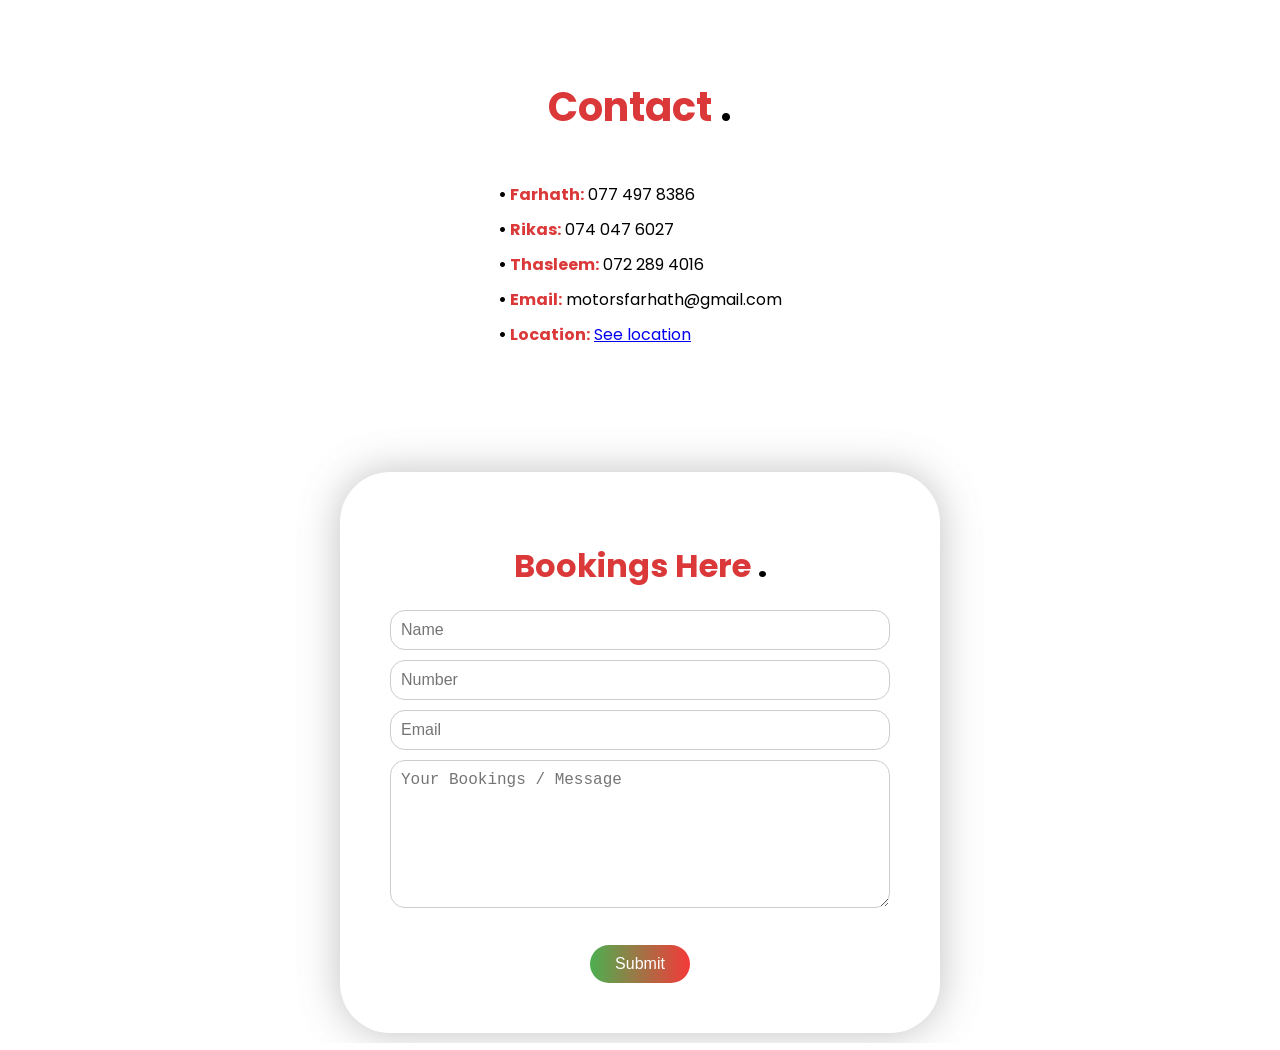
<file: Google Sheet.html>
<!DOCTYPE html>
<html>
<head>
	<link rel="stylesheet" href="Google Sheet.css">
	<link rel="shortcut icon" href="assets/logo2.png" type="image/x-icon">
	<title>Farhath Motors | Contact </title>
</head>
<body>
	<div class="contact-details">
		<h1 style="color:  #db3939">Contact <span style="color: rgb(0, 0, 0);">.</span></h1>
		<ul>
			<p>
			  <b style="color:  #db3939"><span style="color: black;"> • </span>Farhath:</b> 077 497 8386
			</p>
		  </ul>
		  <ul>
			<p>
			  <b style="color:  #db3939"><span style="color: black;"> • </span>Rikas:</b> 074 047 6027
			</p>
		  </ul>
		  <ul>
			<p>
			  <b style="color:  #db3939"><span style="color: black;"> • </span>Thasleem:</b> 072 289 4016
			</p>
		  </ul>
		  <ul>
			<p>
			  <b style="color:  #db3939"><span style="color: black;"> • </span>Email:</b> motorsfarhath@gmail.com
			</p>
		  </ul>
		  <ul>
			<p>
			  <b style="color:  #db3939"><span style="color: black;"> • </span>Location:</b> <a href="#">See location</a>
			</p>
		  </ul>
	</div>
	<div class="container">
		<form action="https://api.web3forms.com/submit" method="POST">
			<h4>Bookings Here <span style="color: black;">.</span></h4>
			<input type="hidden" name="access_key" value="6cb31afe-de9a-4e29-a34d-1a37149a6101">
			<input type="text" name="your-name" placeholder="Name">
			<input type="text" name="your-number" placeholder="Number">
			<input type="email" name="your-email" placeholder="Email">
			<textarea name="message" rows="7" placeholder="Your Bookings / Message"></textarea>
			<input type="submit" value="Submit" id="submit">
			<span id="msg"></span>
		</form>
	</div>



	<script src="Google Sheet.js"></script>
</body>
</html>
</file>
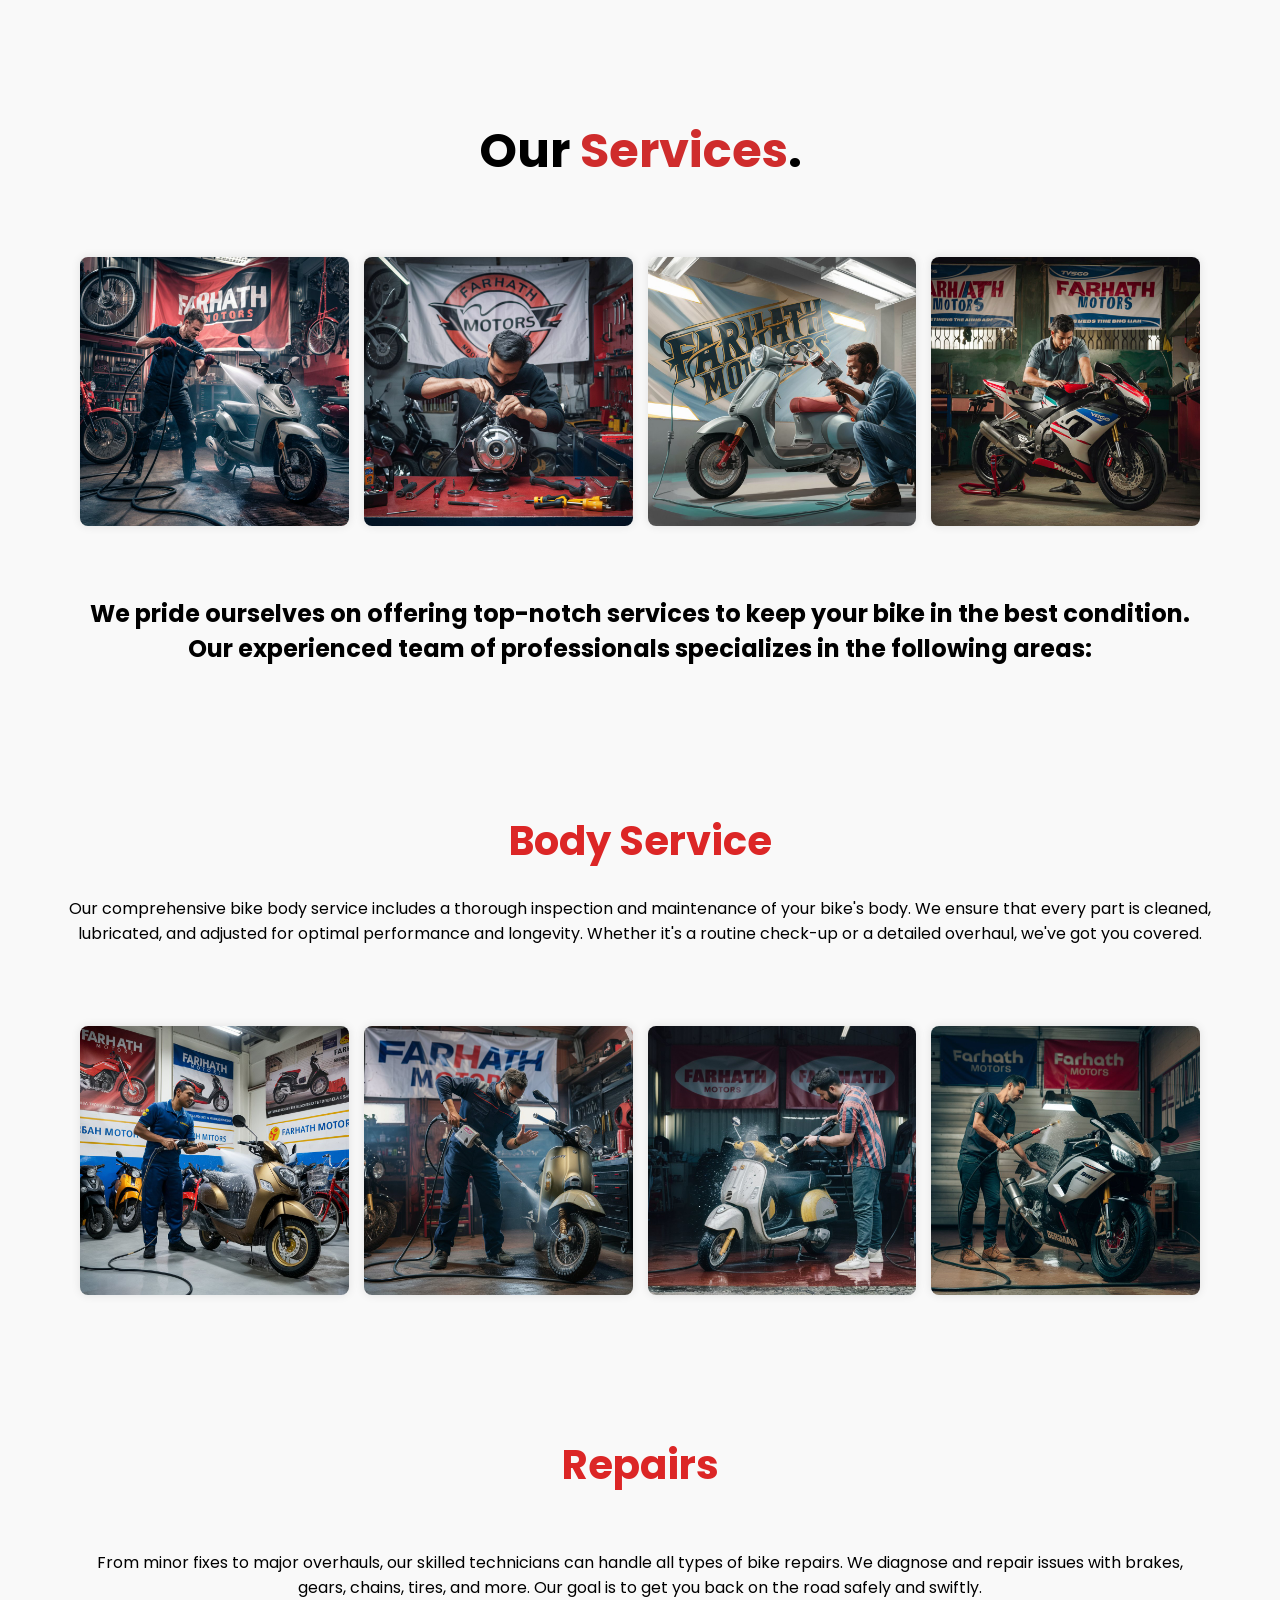
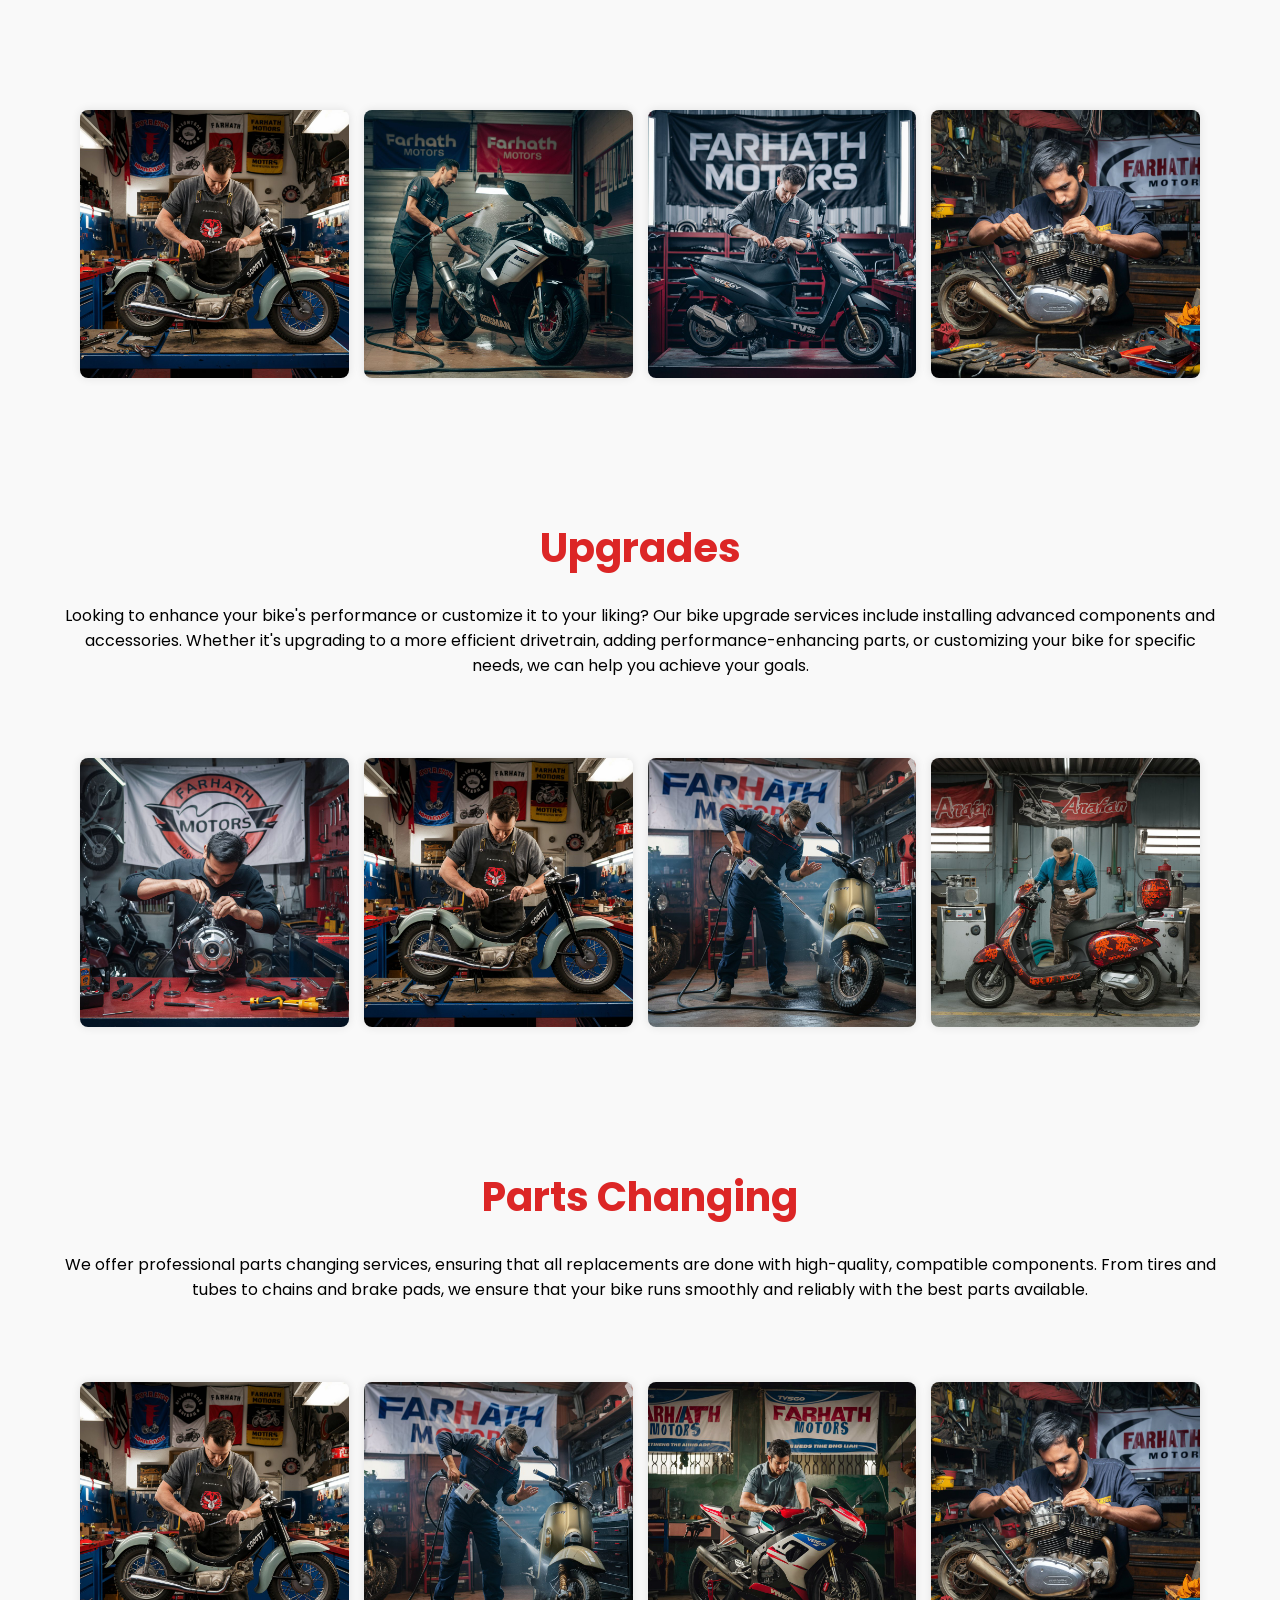
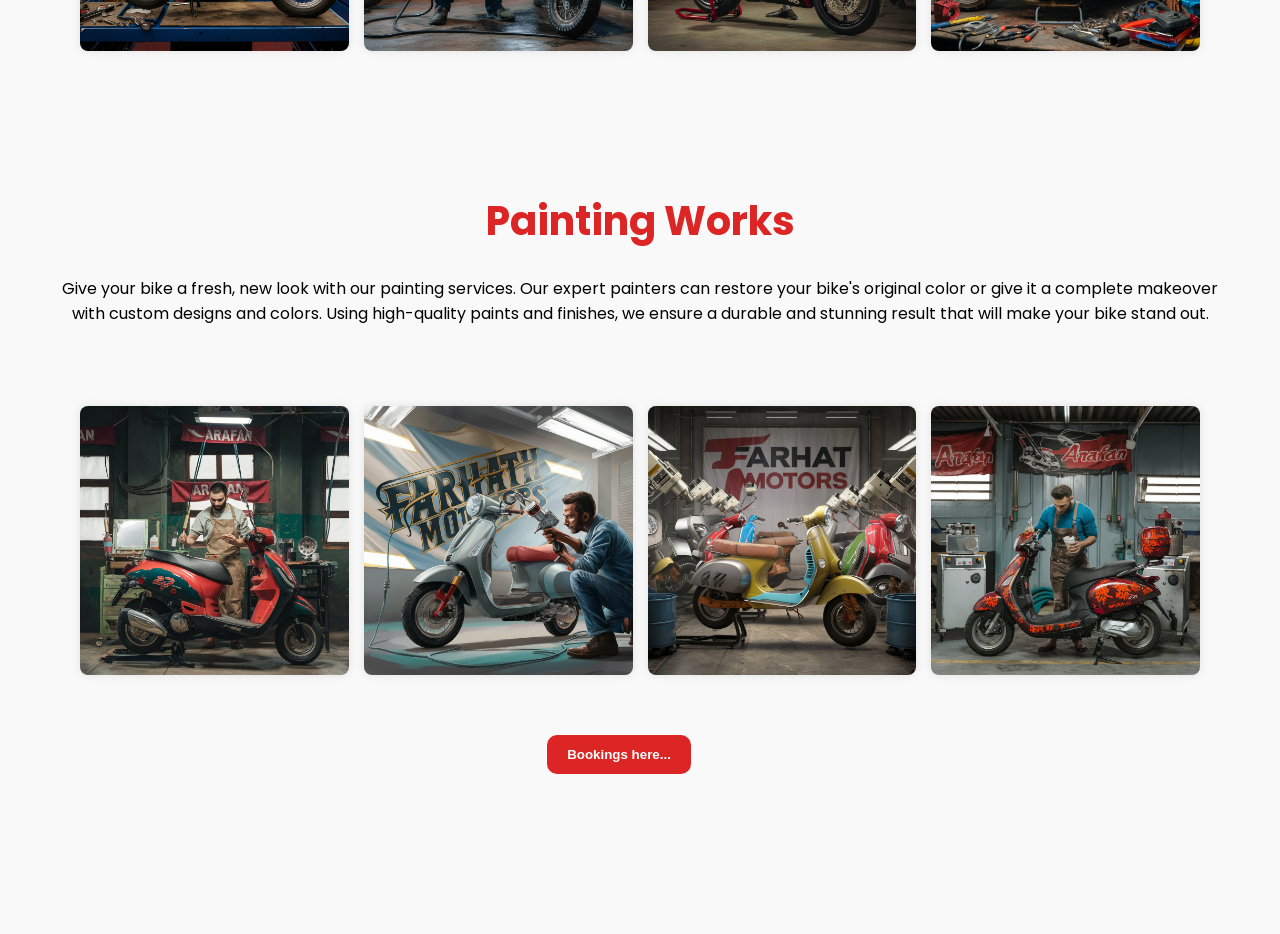
<file: Service.html>
<!DOCTYPE html>
<html lang="en">
  <head>
    <meta name="viewport" content="width=device-width, initial-scale=1.0" />
    <link rel="shortcut icon" href="assets/logo2.png" type="image/x-icon">
    <title>Farhath Motors | Services</title>
    <!-- Font Awesome -->
    <link
      rel="stylesheet"
      href="https://cdnjs.cloudflare.com/ajax/libs/font-awesome/5.15.4/css/all.min.css"
    />
    <!-- Google Font -->
    <link
      href="https://fonts.googleapis.com/css2?family=Poppins:wght@300;500;600&display=swap"
      rel="stylesheet"
    />
    <!-- Stylesheet -->
    <link rel="stylesheet" href="styles.css" />
  </head>
  <body class="BodySer">
    <div class="Service">
      <h1 style="margin-top: 5px; color: rgb(0, 0, 0);">Our <span style="color: rgb(207, 44, 44);">Services</span><span style="color: rgb(0, 0, 0); size: 2rem;">.</span></h1>
    </div>
    <div class="gallery">
      <img src="assets/AIpic (3).jpeg" alt="gallery" />
      <img src="assets/AIpic (1).jpeg" alt="gallery" />
      <img src="assets/AIpic (13).jpeg" alt="gallery" />
      <img src="assets/AIpic (9).jpeg" alt="gallery" />
    </div>
    <div class="explain">
      <h2>We pride ourselves on offering top-notch services to keep your bike in the best condition. <br> 
        Our experienced team of professionals specializes in the following areas:</h2>
        <ul>
          <br>
          <br>
          <br>
          <h3 style="margin-top: 70px;">Body Service
          </h3>
          <br>
          <p>Our comprehensive bike body service includes a thorough inspection and maintenance of your bike's body. We ensure that every part is cleaned, lubricated, and adjusted for optimal performance and longevity. 
            Whether it's a routine check-up or a detailed overhaul, we've got you covered.</p>
            <div class="gallery" style="padding-top: 80px;">
              <img src="assets/AIpic (4).jpeg" alt="gallery" />
              <img src="assets/AIpic (5).jpeg" alt="gallery" />
              <img src="assets/AIpic (6).jpeg" alt="gallery" />
              <img src="assets/AIpic (7).jpeg" alt="gallery" />
            </div>
        </ul>
        <ul>
          <br>
          <br>
          <h3 style="margin-top: 70px;">Repairs
          </h3>
          <br>
          <p style="padding: 30px;">From minor fixes to major overhauls, our skilled technicians can handle all types of bike repairs.
             We diagnose and repair issues with brakes, gears, chains, tires, and more. 
            Our goal is to get you back on the road safely and swiftly.</p>
            <div class="gallery" style="padding-top: 80px;">
              <img src="assets/AIpic (2).jpeg" alt="gallery" />
              <img src="assets/AIpic (7).jpeg" alt="gallery" />
              <img src="assets/AIpic (8).jpeg" alt="gallery" />
              <img src="assets/AIpic (14).jpeg" alt="gallery" />
            </div>
        </ul>
        <br>
        <br>
        <ul>
          <h3 style="margin-top: 70px;"> Upgrades
          </h3>
          <br>
          <p>Looking to enhance your bike's performance or customize it to your liking? Our bike upgrade services include installing advanced components and accessories. Whether it's upgrading to a more efficient drivetrain, 
            adding performance-enhancing parts, or customizing your bike for specific needs, we can help you achieve your goals.</p>
            <div class="gallery" style="padding-top: 80px;">
              <img src="assets/AIpic (1).jpeg" alt="gallery" />
              <img src="assets/AIpic (2).jpeg" alt="gallery" />
              <img src="assets/AIpic (5).jpeg" alt="gallery" />
              <img src="assets/AIpic (11).jpeg" alt="gallery" />
            </div>
        </ul>
        <br>
        <br>
        <ul>
          <h3 style="margin-top: 70px;">Parts Changing
          </h3>
          <br>
          <p>We offer professional parts changing services, ensuring that all replacements are done with high-quality, compatible components. From tires and tubes to chains and brake pads, 
            we ensure that your bike runs smoothly and reliably with the best parts available.</p>
            <div class="gallery" style="padding-top: 80px;">
              <img src="assets/AIpic (2).jpeg" alt="gallery" />
              <img src="assets/AIpic (5).jpeg" alt="gallery" />
              <img src="assets/AIpic (9).jpeg" alt="gallery" />
              <img src="assets/AIpic (14).jpeg" alt="gallery" />
            </div>
        </ul>
        <br>
        <br>
        <ul>
          <h3 style="margin-top: 70px;">Painting Works
          </h3>
          <br>
          <p>Give your bike a fresh, new look with our painting services. Our expert painters can restore your bike's original color or give it a complete makeover with custom designs and colors. 
            Using high-quality paints and finishes, we ensure a durable and stunning result that will make your bike stand out.</p>
            <div class="gallery" style="padding-top: 80px;">
              <img src="assets/AIpic (10).jpeg" alt="gallery" />
              <img src="assets/AIpic (13).jpeg" alt="gallery" />
              <img src="assets/AIpic (12).jpeg" alt="gallery" />
              <img src="assets/AIpic (11).jpeg" alt="gallery" />
            </div>
        </ul>
    </div>
    <a href="Google Sheet.html"><button class="button2"><b>Bookings here...</b></button></a>
  </body>
</html>
</file>
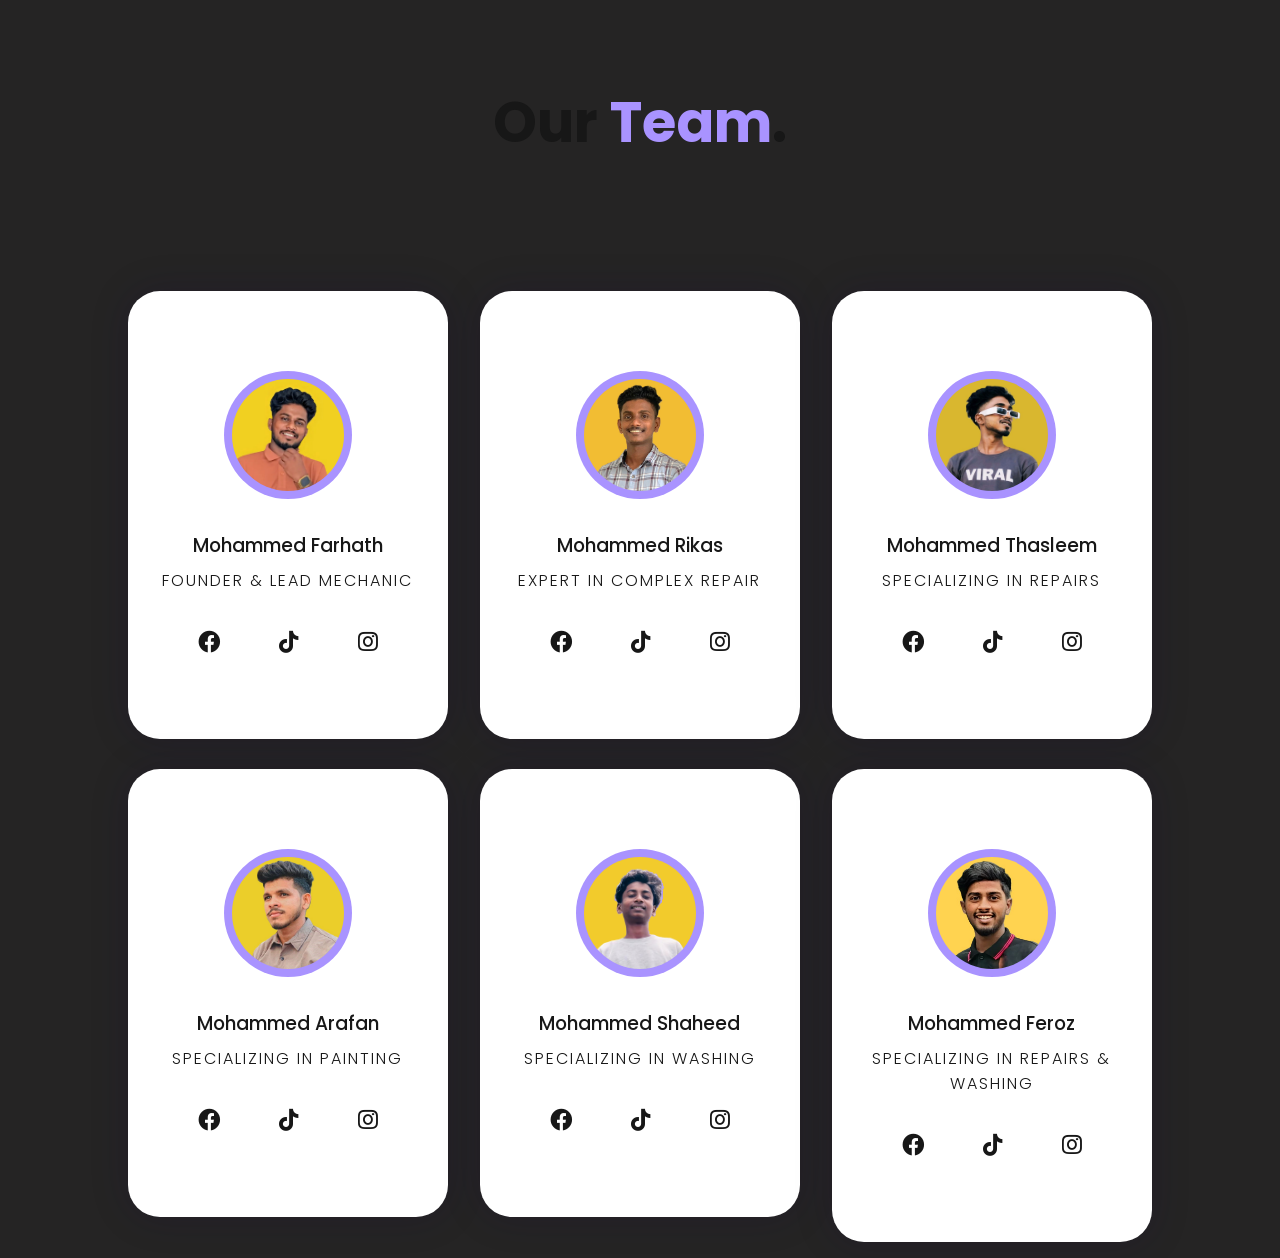
<file: team.html>
<!DOCTYPE html>
<html lang="en">
  <head>
    <meta name="viewport" content="width=device-width, initial-scale=1.0" />
    <link rel="shortcut icon" href="assets/logo2.png" type="image/x-icon">
    <title>Our Team | Farhath Motors</title>
    <!-- Font Awesome -->
    <link
      rel="stylesheet"
      href="https://cdnjs.cloudflare.com/ajax/libs/font-awesome/5.15.4/css/all.min.css"
    />
    <!-- Google Font -->
    <link
      href="https://fonts.googleapis.com/css2?family=Poppins:wght@300;500;600&display=swap"
      rel="stylesheet"
    />
    <!-- Stylesheet -->
    <link rel="stylesheet" href="team.css" />
  </head>
  <body>
    <section class="team-section">
      <h1>Our <span style="color: #a993ff;">Team</span><span>.</span></h1>
      <div class="row">
          <!-- Team Member 1 -->
          <div class="column">
              <div class="card">
                  <div class="img-container">
                      <img src="assets/Teamassets/snapedit_1723812240058.jpeg~2-01-02.jpeg" alt="Mohammed Farhath">
                  </div>
                  <div class="content">
                      <h3>Mohammed Farhath</h3>
                      <p>Founder & Lead Mechanic</p>
                      <div class="icons">
                          <a href="#"><i class="fab fa-facebook"></i></a>
                          <a href="https://www.tiktok.com/@farhath.h?_t=8orF5sRT2PZ&_r=1"><i class="fab fa-tiktok"></i></a>
                          <a href="https://www.instagram.com/mfarhath.2002/?utm_source=ig_web_button_share_sheet"><i class="fab fa-instagram"></i></a>
                      </div>
                  </div>
              </div>
          </div>
          <!-- Team Member 2 -->
          <div class="column">
              <div class="card">
                  <div class="img-container">
                      <img src="assets/Teamassets/IMG_3360~2.jpg" alt="Mohammed Rikas">
                  </div>
                  <div class="content">
                      <h3>Mohammed Rikas</h3>
                      <p>Expert in Complex Repair</p>
                      <div class="icons">
                          <a href="https://www.facebook.com/profile.php?id=100061347234969&mibextid=ZbWKwL"><i class="fab fa-facebook"></i></a>
                          <a href="https://www.tiktok.com/@__mr__rikas__2?_t=8o4WH5KfeK4&_r=1"><i class="fab fa-tiktok"></i></a>
                          <a href="https://www.instagram.com/mr_rikas_offi?igsh=MXZ0a2hldGl4Mmtleg=="><i class="fab fa-instagram"></i></a>
                      </div>
                  </div>
              </div>
          </div>
          <!-- Team Member 3 -->
          <div class="column">
              <div class="card">
                  <div class="img-container">
                      <img src="assets/Teamassets/Thasleem.jpeg" alt="Mohammed Thasleem">
                  </div>
                  <div class="content">
                      <h3>Mohammed Thasleem</h3>
                      <p>Specializing in Repairs</p>
                      <div class="icons">
                          <a href="https://www.facebook.com/profile.php?id=61551933586908&mibextid=ZbWKwL"><i class="fab fa-facebook"></i></a>
                          <a href="https://www.tiktok.com/@mr_thas_?_t=8orEWxJDSLJ&_r=1"><i class="fab fa-tiktok"></i></a>
                          <a href="#"><i class="fab fa-instagram"></i></a>
                      </div>
                  </div>
              </div>
          </div>
          <!-- Team Member 4 -->
          <div class="column">
              <div class="card">
                  <div class="img-container">
                      <img src="assets/Teamassets/FB_IMG_1720934111785.jpg" alt="Mohammed Arafan">
                  </div>
                  <div class="content">
                      <h3>Mohammed Arafan</h3>
                      <p>Specializing in Painting</p>
                      <div class="icons">
                          <a href="https://www.facebook.com/profile.php?id=61559910599820&mibextid=ZbWKwL"><i class="fab fa-facebook"></i></a>
                          <a href="#"><i class="fab fa-tiktok"></i></a>
                          <a href="#"><i class="fab fa-instagram"></i></a>
                      </div>
                  </div>
              </div>
          </div>
          <!-- Team Member 5 -->
          <div class="column">
              <div class="card">
                  <div class="img-container">
                      <img src="assets/Teamassets/Shaheed.png" alt="Mohammed Shaheed">
                  </div>
                  <div class="content">
                      <h3>Mohammed Shaheed</h3>
                      <p>Specializing in Washing</p>
                      <div class="icons">
                          <a href="#"><i class="fab fa-facebook"></i></a>
                          <a href="#"><i class="fab fa-tiktok"></i></a>
                          <a href="#"><i class="fab fa-instagram"></i></a>
                      </div>
                  </div>
              </div>
          </div>
          <!-- Team Member 6 -->
          <div class="column">
              <div class="card">
                  <div class="img-container">
                      <img src="assets/Teamassets/snapedit_1723795105568.jpeg" alt="Mohammed Fajal">
                  </div>
                  <div class="content">
                      <h3>Mohammed Feroz</h3>
                      <p>Specializing in Repairs & Washing</p>
                      <div class="icons">
                          <a href="#"><i class="fab fa-facebook"></i></a>
                          <a href="https://www.tiktok.com/@feroz_z?_t=8otQPjb4tMH&_r=1"><i class="fab fa-tiktok"></i></a>
                          <a href="https://www.instagram.com/feroz_v2?igsh=OHp4MzV3YXF0b3Jr"><i class="fab fa-instagram"></i></a>
                      </div>
                  </div>
              </div>
          </div>
      </div>
  </section>
  </body>
</html>
</file>
<file: Google Sheet.css>
@import url("https://fonts.googleapis.com/css2?family=Poppins:wght@400;500;600;700&display=swap");

body {
    display: flex;
    flex-direction: column;
    justify-content: center;
    align-items: center;
    padding: 10px;
    margin: 0;
    background-color: #ffffff;
    color: rgb(0, 0, 0);
    font-family: "Poppins", sans-serif;
}

html{
    scroll-behavior: smooth;
}

.contact-details {
    max-width: 600px;
    margin: 0 auto 80px; /* Center align horizontally and add bottom margin */
    padding: 40px;
    text-align: center;
}

.contact-details h1 {
    font-size: 2.5rem; /* Responsive font size */
    color: #db3939;
    margin-bottom: 10px;
    padding-bottom: 30px;
}

.contact-details ul {
    list-style-type: none;
    padding: 5px;
    margin: 0 auto; /* Center align */
    text-align: left; /* Align text to the left */
}

.contact-details ul p {
    margin: 0;
    font-size: 1rem; /* Responsive font size */
}

.contact-details b {
    color: #db3939;
}

.container {
    width: 100%;
    max-width: 500px;
    margin: 0 auto; /* Center align horizontally */
    padding: 50px;
    border-radius: 50px;
    background-color: #fff;
    box-shadow: 0 0 40px #67656569;
}

h4 {
    text-align: center;
    font-size: 2rem; /* Responsive font size */
    margin: 20px 0;
    color: #db3939;
}

input[type="text"],
input[type="email"],
textarea {
    width: calc(100% - 22px);
    padding: 10px;
    margin-bottom: 10px;
    border: 1px solid #ccc;
    border-radius: 15px;
    font-size: 1rem; /* Responsive font size */
}

input[type="submit"] {
    display: block;
    margin: 20px auto 0; /* Center align */
    width: 100px;
    padding: 10px;
    border: none;
    border-radius: 20px;
    background: linear-gradient(270deg, #f53939, #4CAF50);
    color: #fff;
    font-size: 1rem; /* Responsive font size */
    cursor: pointer;
    transition: background-color 0.3s ease;
}

input[type="submit"]:hover {
    background: #4CAF50;
}

/* Responsive Styles */
@media (max-width: 768px) {
    .contact-details {
        padding: 20px;
    }

    .contact-details h1 {
        font-size: 2rem; /* Smaller font size for smaller screens */
    }

    .container {
        padding: 30px;
    }

    input[type="text"],
    input[type="email"],
    textarea,
    input[type="submit"] {
        font-size: 0.9rem; /* Slightly smaller font size */
    }

    input[type="submit"] {
        width: 80px; /* Adjust submit button width */
    }
}

@media (max-width: 480px) {
    .contact-details {
        padding: 15px;
    }

    .contact-details h1 {
        font-size: 1.5rem; /* Smaller font size for mobile */
    }

    .container {
        padding: 20px;
    }

    input[type="text"],
    input[type="email"],
    textarea,
    input[type="submit"] {
        font-size: 0.8rem; /* Smaller font size for mobile */
    }

    input[type="submit"] {
        width: 70px; /* Adjust submit button width */
    }
}
</file>
<file: styles.css>
@import url("https://fonts.googleapis.com/css2?family=Poppins:wght@400;500;600;700&display=swap");

:root {
  --primary-color: #dc2626;
  --text-dark: #171717;
  --text-light: #78716c;
  --extra-light: #f9f9f9;
  --white: #ffffff;
  --black: #000000;
  --max-width: 1200px;
}

* {
  padding: 0;
  margin: 0;
  box-sizing: border-box;
}

html{
  scroll-behavior: smooth;
}

.section__container {
  max-width: var(--max-width);
  margin: auto;
  padding: 5rem 1rem;
}

.section__header {
  margin: auto;
  padding-bottom: 0.75rem;
  width: fit-content;
  position: relative;
  font-size: 1.5rem;
  font-weight: 600;
  color: var(--text-dark);
}

.section__header::before {
  position: absolute;
  content: "";
  bottom: 0;
  left: 0;
  height: 2px;
  width: 50px;
  background-color: var(--primary-color);
}

img {
  width: 100%;
  display: flex;
}

a {
  text-decoration: none;
}

body {
  font-family: "Poppins", sans-serif;
  background-color: var(--extra-light);
}

nav {
  max-width: var(--max-width);
  margin: auto;
  padding: 2rem 1rem;
  display: flex;
  align-items: center;
  justify-content: space-between;
  gap: 2rem;
}

.nav__logo img {
  max-width: 100px;
}

.nav__links {
  list-style: none;
  display: flex;
  align-items: center;
  justify-content: space-between;
  gap: 4rem;
}

.link a {
  font-weight: 500;
  color: var(--text-light);
  transition: 0.3s;
}

.link a:hover {
  color: var(--primary-color);
}

.header__container {
  padding-top: 0;
}

.story__container .section__header {
  margin-bottom: 4rem;
}

.story__container p {
  margin-bottom: 2rem;
  color: var(--text-dark);
}

.evolution__grid {
  margin-top: 4rem;
  display: grid;
  grid-template-columns: repeat(2, 1fr);
  gap: 2rem;
  align-items: center;
}

.evolution__nav {
  width: 100%;
  display: flex;
  align-items: center;
  justify-content: space-between;
  gap: 2rem;
}

.evolution__nav a {
  padding: 0.75rem 0;
  font-weight: 500;
  color: var(--text-light);
  border-top: 2px solid transparent;
  transition: 0.3s;
}

.evolution__nav a:hover {
  color: var(--primary-color);
  border-color: var(--primary-color);
}

.evolution__nav a.active {
  color: var(--primary-color);
  border-color: var(--primary-color);
}

.evolution__content p {
  padding-top: 4rem;
  border-top: 2px solid var(--text-light);
}

.feature {
  margin: 5rem 0;
  position: relative;
  isolation: isolate;
}

.feature::before,
.feature::after {
  position: absolute;
  content: "";
  background-color: var(--black);
  inset: 0;
  z-index: -1;
}

.feature::before {
  -webkit-clip-path: polygon(0 0, 100% 0, 100% 50%, 0% 100%);
  clip-path: polygon(0 0, 100% 0, 100% 50%, 0% 100%);
  transform: skewY(8deg);
}

.feature::after {
  -webkit-clip-path: polygon(0 0, 100% 50%, 100% 100%, 0% 100%);
  clip-path: polygon(0 0, 100% 50%, 100% 100%, 0% 100%);
  transform: skewY(-8deg);
}

.feature__container {
  display: grid;
  grid-template-columns: repeat(2, 1fr);
  gap: 2rem;
  align-items: center;
}

.feature__image img {
  max-width: 550px;
  margin: auto;
}

.feature__content {
  margin: auto;
}

.feature__content .section__header {
  width: 100%;
  margin-bottom: 4rem;
  color: var(--white);
}

.feature__content ul {
  list-style: none;
  max-width: 400px;
}

.feature__content li {
  position: relative;
  margin-bottom: 2rem;
  padding-left: 1rem;
  color: var(--white);
}

.feature__content li::after {
  position: absolute;
  content: "";
  left: 0;
  top: 5px;
  height: 12px;
  width: 2px;
  background-color: var(--primary-color);
}

.gallery__container .section__header {
  width: 100%;
}

.gallery__grid {
  margin-top: 4rem;
  display: grid;
  grid-template-columns: repeat(3, 1fr);
  gap: 2rem;
}

.gallery__col:nth-child(2) {
  display: grid;
  grid-template-columns: repeat(2, 1fr);
  gap: 2rem;
}

.footer {
  background-color: var(--black);
}

.footer__container {
  display: grid;
  grid-template-columns: repeat(4, 1fr);
  gap: 2rem;
}

.footer__col img {
  max-width: 100px;
}

.footer__col ul {
  list-style: none;
}

.footer__col li {
  position: relative;
  margin-bottom: 2rem;
  padding-left: 1rem;
  color: var(--white);
}

.footer__col li::after {
  position: absolute;
  content: "";
  left: 0;
  top: 5px;
  height: 12px;
  width: 2px;
  background-color: var(--primary-color);
}

.footer__col h4 {
  margin-bottom: 2rem;
  font-size: 1rem;
  font-weight: 500;
  color: var(--white);
}

.socials {
  display: grid;
  grid-template-columns: repeat(2, 1fr);
  gap: 2rem;
  max-width: fit-content;
}

.socials span {
  display: inline-block;
  height: 40px;
  width: 40px;
  text-align: center;
  line-height: 40px;
  font-size: 1.2rem;
  color: var(--white);
  background-color: var(--text-light);
  border-radius: 100%;
  cursor: pointer;
  transition: 0.3s;
}

.socials span:hover {
  background-color: var(--text-dark);
}

.footer__col input {
  margin-bottom: 2rem;
  width: 100%;
  padding: 0.5rem 1rem;
  outline: none;
  border: none;
  color: var(--white);
  font-size: 1rem;
  background-color: var(--text-light);
}

.footer__col input::placeholder {
  color: var(--white);
}

.footer__col p {
  color: var(--white);
}
.button{
  color: var(--white);
  margin-left: 42%;
  font-weight: 500;
  padding: 12px 20px;
  background:#dc2626;
  border: none;
  border-radius: 10px;
  cursor: pointer;
  transition: .4s;
  
}
.button:hover{
  background: var(--black);
  color: var(--white);
}

.button1{
  color: var(--white);
  margin-left: 42%;
  font-weight: 500;
  padding: 12px 20px;
  background:#dc2626;
  border: none;
  border-radius: 10px;
  cursor: pointer;
  transition: .4s;
  margin-bottom: 100px;
  margin-top: 40px;
  
}
.button1:hover{
  background: var(--black);
  color: var(--white);
}

.button2{
  align-items: center;
  color: var(--white);
  margin-left: 42%;
  font-weight: 100;
  padding: 12px 20px;
  background:#dc2626;
  border: none;
  border-radius: 10px;
  cursor: pointer;
  transition: .4s;
  margin-bottom: 100px;
  margin-top: 40px;
}

.button2:hover{
  background: var(--black);
  color: var(--white);
}


@media (max-width: 768px) {
  .section__header {
      font-size: 1.5rem; /* Smaller font size for tablets */
  }

  p, ul p {
      font-size: 0.9rem; /* Slightly smaller font size */
  }

  .button1, .button {
      font-size: 0.9rem; /* Smaller font size */
  }
}

@media (max-width: 480px) {
  .section__header {
      font-size: 1.2rem; /* Smaller font size for mobile */
  }

  p, ul p {
      font-size: 0.8rem; /* Smaller font size for mobile */
  }

  .button1, .button {
      font-size: 0.8rem; /* Smaller font size for mobile */
  }
}







/* Service Page Details */

.Service{
  font-size: 1.5rem;
  text-align: center;
  padding: 50px;
}

h3{
  font-size: 2.5rem;
  color: #dc2626;
}

.explain{
  padding-top: 50px;
  gap: 2px;
  text-align: center;
}

.gallery {
  display: grid;
  gap: 15px;
  padding: 20px;
}

.gallery img {
  width: 100%;
  height: auto;
  border-radius: 8px;
  box-shadow: 0 0 10px rgba(0,0,0,0.1);
}


 @media (min-width: 1200px) {
  .gallery {
    grid-template-columns: repeat(4, 1fr);
  }
  .BodySer{
    padding: 60px;
  }
}

@media (max-width: 1199px) and (min-width: 992px) {
  .gallery {
    grid-template-columns: repeat(3, 1fr);
  }
  
  
}

@media (min-width: 835px) {
  .BodySer{
    padding: 60px;
  }
  
}

@media (max-width: 991px) and (min-width: 768px) {
  .gallery {
    grid-template-columns: repeat(2, 1fr);
  }

  .explain h2, .explain p {
    font-size: 1.2rem;
  }
}

@media (max-width: 767px) {
  .gallery {
    grid-template-columns: 1fr;
  }

  .Service h1 {
    font-size: 2rem;
  }

  .explain h2 {
    font-size: 1.2rem;
  }

  .explain h3 {
    font-size: 1.5rem;
  }

  .explain p {
    font-size: 1rem;
    padding: 0 15px;
  }
}

@media (max-width: 600px) {
  .button2 {
      padding: 10px 20px;
      font-size: 10px;
      margin-left: 155px;
  }
}




@media (max-width: 576px) {
  .Service h1 {
    font-size: 1.8rem;
  }

  .explain h2 {
    font-size: 1rem;
  }

  .explain h3 {
    font-size: 1.2rem;
  }

  .explain p {
    font-size: 0.9rem;
  }
  
}

@media (max-width: 400px) {
  .Service h1 {
    font-size: 1.5rem;
  }

  .explain h2 {
    font-size: 0.9rem;
  }

  .explain h3 {
    font-size: 1rem;
  }

  .explain p {
    font-size: 0.8rem;
  }
}










/* Service End */


@media (width < 900px) {
  .feature__container {
    grid-template-columns: repeat(1, 1fr);
  }

  .gallery__grid {
    grid-template-columns: repeat(2, 1fr);
    gap: 1rem;
  }

  .gallery__col:nth-child(2) {
    gap: 1rem;
  }

  .footer__container {
    grid-template-columns: repeat(2, 1fr);
  }
}

@media (width < 600px) {
  .nav__links {
    display: none;
  }

  .evolution__grid {
    grid-template-columns: repeat(1, 1fr);
    gap: 5rem;
  }

  .gallery__grid {
    grid-template-columns: repeat(1, 1fr);
  }
  .nav__logo img {
    max-width: 50px;
  }
}
</file>
<file: team.css>
* {
  padding: 0;
  margin: 0;
  box-sizing: border-box;
  font-family: "Poppins", sans-serif;
}
body {
  background-color:  #252424;
}

html{
  scroll-behavior: smooth;
}

.row {
  display: flex;
  flex-wrap: wrap;
  padding: 2em 1em;
  text-align: center;
  justify-content: stretch;
}
.column {
  width: 100%;
  padding: 0.5em 0;
  margin-top: 30px;
}
h1 {
  width: 100%;
  padding: 80px;
  text-align: center;
  font-size: 3.5em;
  color: #171717;
}
.card {
  box-shadow: 0 0 2.4em rgba(25, 0, 58, 0.2);
  padding: 3.5em 1em;
  border-radius: 2em;
  color: #171717;
  cursor: pointer;
  transition: 0.3s;
  background-color: #ffffff;
}
.card .img-container {
  width: 8em;
  height: 8em;
  background-color: #a993ff;
  padding: 0.5em;
  border-radius: 50%;
  margin: 0 auto 2em auto;
}
.card img {
  width: 100%;
  border-radius: 50%;
}
.card h3 {
  font-weight: 500;
}
.card p {
  font-weight: 300;
  text-transform: uppercase;
  margin: 0.5em 0 2em 0;
  letter-spacing: 2px;
}
.icons {
  width: 50%;
  min-width: 180px;
  margin: auto;
  display: flex;
  justify-content: space-between;
}
.card a {
  text-decoration: none;
  color: inherit;
  font-size: 1.4em;
}
.card:hover {
  background: linear-gradient(#0e0e0f, #c7c6ca);
  color: #ffffff;
}
.card:hover .img-container {
  transform: scale(1.15);
}


@media screen and (max-width: 767px) {
  h1 {
    font-size: 2.5em;
    padding: 1em;
  }

  .row {
    padding: 1em;
  }

  .card {
    padding: 2em 1em;
  }

  .column {
    width: 100%;
    padding: 0.5em;
    margin-top: 15px;
  }
}

/* For small desktops and larger tablets */
@media screen and (min-width: 768px) and (max-width: 991px) {
  .row {
    padding: 1em;
  }

  .card {
    padding: 3em 1em;
  }

  .column {
    width: 50%;
    padding: 1em;
    margin-top: 20px;
  }
}

/* For large desktops and screens */
@media screen and (min-width: 992px) {
  .row {
    padding: 1em 7em;
  }

  .card {
    padding: 5em 1em;
  }

  .column {
    flex: 0 0 33.33%;
    max-width: 33.33%;
    padding: 0 1em;
  }
}
</file>
